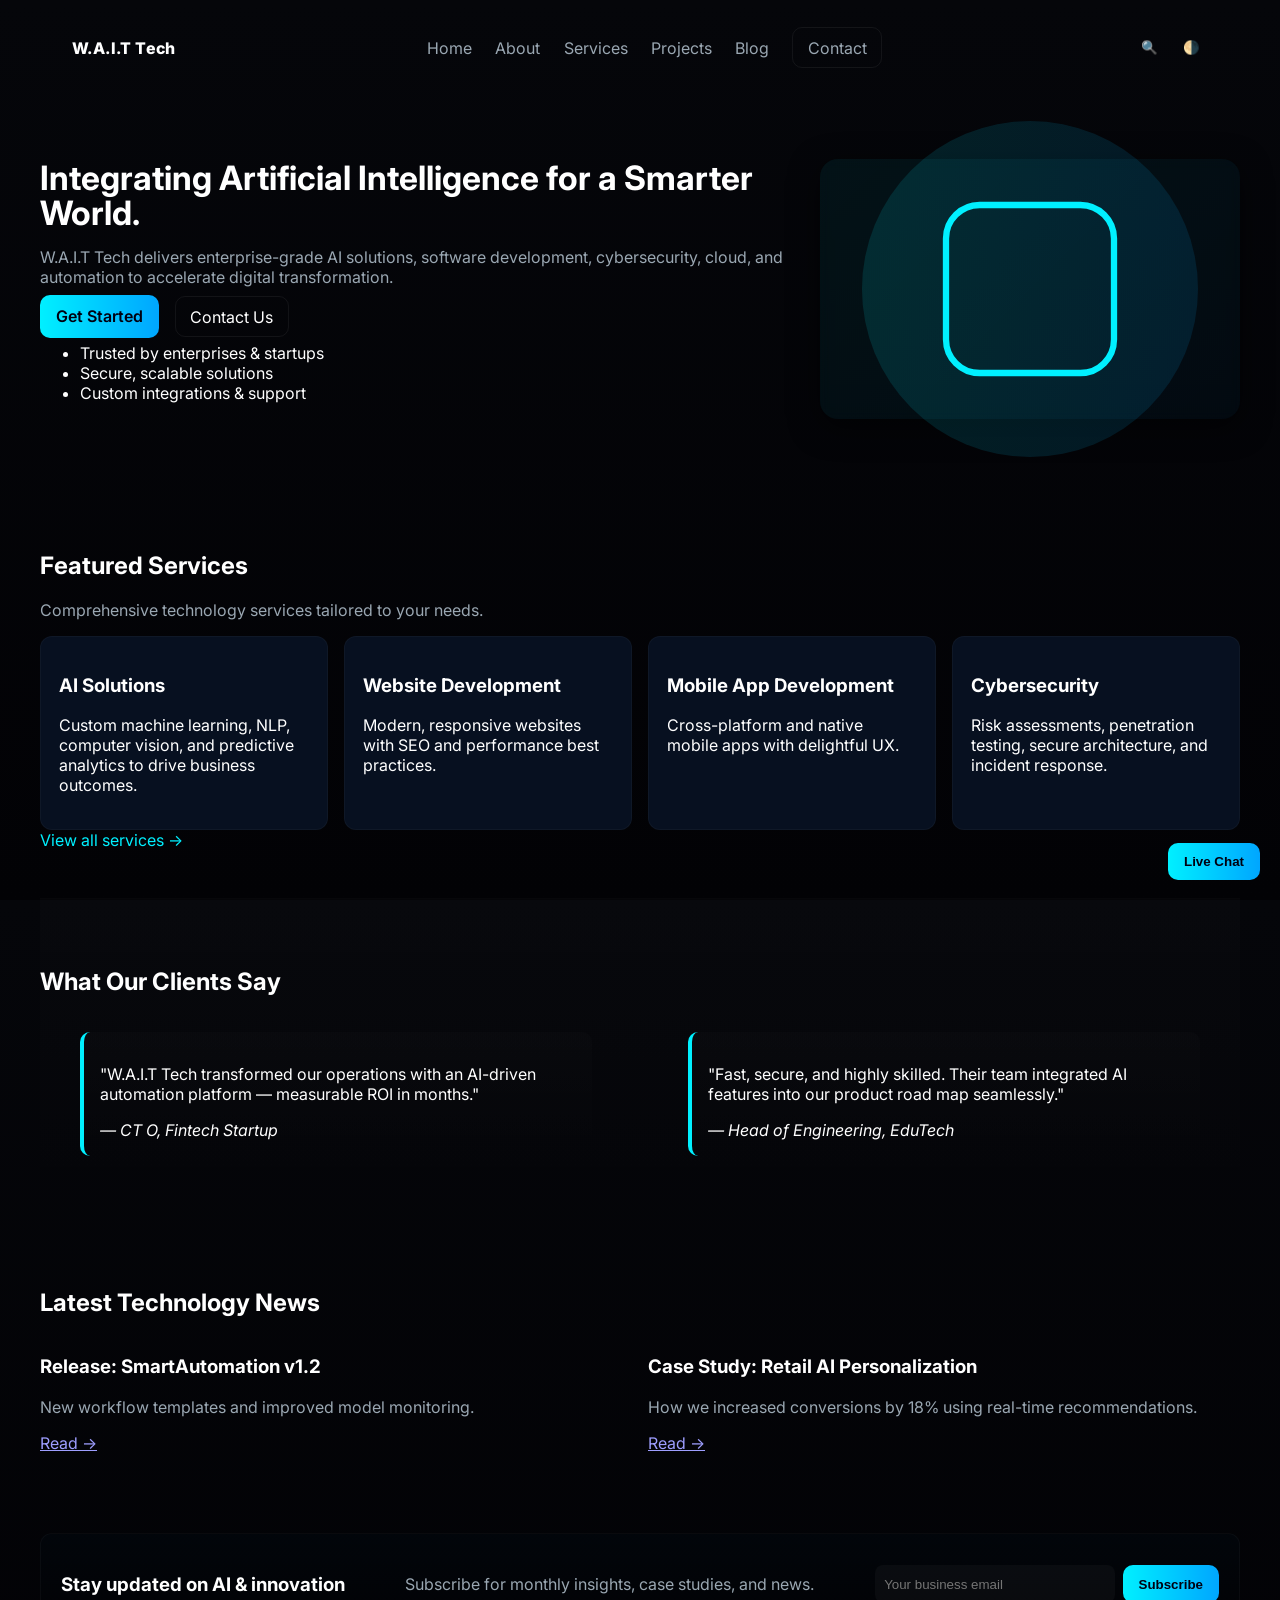
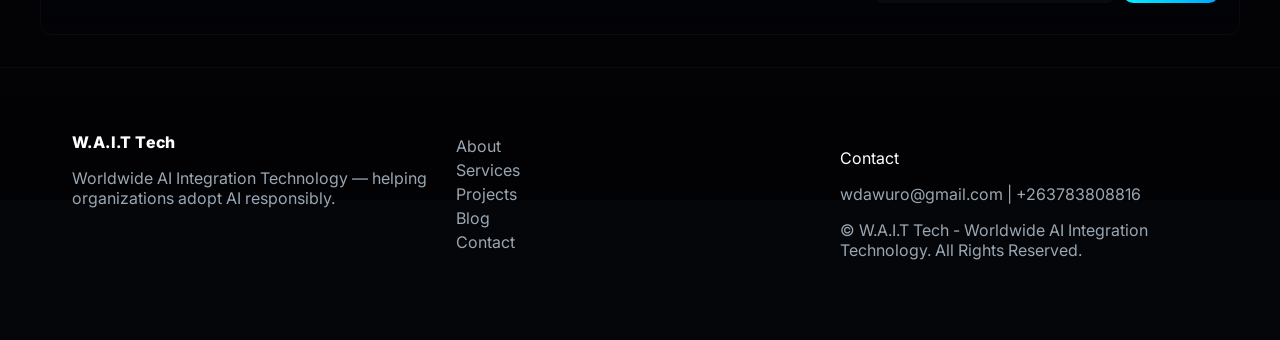
<file: docs/index.html>
<!doctype html>
<html lang="en">
<head>
  <!-- Basic SEO -->
<meta charset="UTF-8">
<meta name="viewport" content="width=device-width, initial-scale=1.0">

<title>W.A.I.T Tech | Worldwide AI Integration Technology</title>

<meta name="description" content="W.A.I.T Tech (Worldwide AI Integration Technology) builds AI-powered chatbots, websites, software solutions, automation systems, and innovative technology for businesses, schools, and individuals.">

<meta name="keywords" content="W.A.I.T Tech, Worldwide AI Integration Technology, AI, Artificial Intelligence, Nexus AI, Chatbot, OpenAI, Website Development, Software Development, Automation, Machine Learning, Zimbabwe Technology">

<meta name="author" content="W.A.I.T Tech">

<meta name="robots" content="index, follow">

<meta name="language" content="English">

<meta name="theme-color" content="#0f172a">

<link rel="canonical" href="https://Wdawuro.github.io/waittech/">

<!-- Open Graph (Facebook, LinkedIn) -->
<meta property="og:type" content="website">
<meta property="og:title" content="W.A.I.T Tech | Worldwide AI Integration Technology">
<meta property="og:description" content="Innovative AI solutions, chatbots, websites, automation, and software development by W.A.I.T Tech.">
<meta property="og:url" content="https://Wdawuro.github.io/waittech/">
<meta property="og:site_name" content="W.A.I.T Tech">

<!-- Twitter/X -->
<meta name="twitter:card" content="summary_large_image">
<meta name="twitter:title" content="W.A.I.T Tech">
<meta name="twitter:description" content="Worldwide AI Integration Technology - AI, Software Development, Websites, Automation, and Innovation.">

<!-- Favicon -->
<link rel="icon" type="image/png" href="assets/images/favicon.png">

<!-- Structured Data -->
<script type="application/ld+json">
{
  "@context":"https://schema.org",
  "@type":"Organization",
  "name":"W.A.I.T Tech",
  "alternateName":"Worldwide AI Integration Technology",
  "url":"https://Wdawuro.github.io/waittech/",
  "logo":"https://wdawuro.github.io/waittech/assets/images/logo.png",
  "description":"W.A.I.T Tech develops AI-powered chatbots, websites, automation systems, and software solutions.",
  "sameAs":[]
}
</script>
  <meta charset="utf-8" />
  <meta name="viewport" content="width=device-width,initial-scale=1" />
  <title>W.A.I.T Tech — Integrating Artificial Intelligence for a Smarter World</title>
  <meta name="description" content="W.A.I.T Tech (Worldwide AI Integration Technology) — AI solutions, software, mobile & web development, automation, cloud, and cybersecurity." />
  <link rel="preconnect" href="https://fonts.googleapis.com">
  <link href="https://fonts.googleapis.com/css2?family=Inter:wght@300;400;600;800&display=swap" rel="stylesheet">
  <link rel="stylesheet" href="assets/css/styles.css">
  <script defer src="assets/js/main.js"></script>
</head>
<body class="theme-dark">
  <header class="site-header">
    <div class="container header-inner">
      <a class="brand" href="/">W.A.I.T Tech</a>
      <nav id="main-nav" class="nav">
        <a href="index.html">Home</a>
        <a href="about.html">About</a>
        <a href="services.html">Services</a>
        <a href="projects.html">Projects</a>
        <a href="blog.html">Blog</a>
        <a href="contact.html" class="btn-outline">Contact</a>
      </nav>
      <div class="header-actions">
        <button id="search-toggle" aria-label="Search" class="icon-btn">🔍</button>
        <button id="theme-toggle" aria-label="Toggle dark mode" class="icon-btn">🌗</button>
        <button id="mobile-menu-toggle" class="icon-btn mobile-only" aria-label="Menu">☰</button>
      </div>
    </div>
  </header>

  <main>
    <!-- Hero -->
    <section class="hero container">
      <div class="hero-grid">
        <div class="hero-content">
          <h1>Integrating Artificial Intelligence for a Smarter World.</h1>
          <p class="lead">W.A.I.T Tech delivers enterprise-grade AI solutions, software development, cybersecurity, cloud, and automation to accelerate digital transformation.</p>
          <div class="hero-ctas">
            <a class="btn-primary" href="services.html">Get Started</a>
            <a class="btn-outline" href="contact.html">Contact Us</a>
          </div>
          <ul class="trust-list">
            <li>Trusted by enterprises & startups</li>
            <li>Secure, scalable solutions</li>
            <li>Custom integrations & support</li>
          </ul>
        </div>
        <div class="hero-visual" aria-hidden="true">
          <div class="ai-card">
            <svg viewBox="0 0 100 100" class="ai-graphic">
              <!-- simple abstract graphic -->
              <defs><linearGradient id="g" x1="0" x2="1"><stop offset="0" stop-color="#00f0ff"/><stop offset="1" stop-color="#00a6ff"/></linearGradient></defs>
              <circle cx="50" cy="50" r="40" fill="url(#g)" opacity="0.12" />
              <rect x="30" y="30" width="40" height="40" rx="8" fill="none" stroke="#00f0ff" stroke-width="1.5"/>
            </svg>
          </div>
        </div>
      </div>
    </section>

    <!-- Featured Services -->
    <section class="section container" id="services">
      <h2>Featured Services</h2>
      <p class="muted">Comprehensive technology services tailored to your needs.</p>
      <div class="cards-grid">
        <article class="card">
          <h3>AI Solutions</h3>
          <p>Custom machine learning, NLP, computer vision, and predictive analytics to drive business outcomes.</p>
        </article>
        <article class="card">
          <h3>Website Development</h3>
          <p>Modern, responsive websites with SEO and performance best practices.</p>
        </article>
        <article class="card">
          <h3>Mobile App Development</h3>
          <p>Cross-platform and native mobile apps with delightful UX.</p>
        </article>
        <article class="card">
          <h3>Cybersecurity</h3>
          <p>Risk assessments, penetration testing, secure architecture, and incident response.</p>
        </article>
      </div>
      <div class="center"><a href="services.html" class="btn-link">View all services →</a></div>
    </section>

    <!-- Testimonials -->
    <section class="section alt container">
      <h2>What Our Clients Say</h2>
      <div class="testimonials-grid">
        <blockquote class="testimonial">
          <p>"W.A.I.T Tech transformed our operations with an AI-driven automation platform — measurable ROI in months."</p>
          <cite>— CT O, Fintech Startup</cite>
        </blockquote>
        <blockquote class="testimonial">
          <p>"Fast, secure, and highly skilled. Their team integrated AI features into our product road map seamlessly."</p>
          <cite>— Head of Engineering, EduTech</cite>
        </blockquote>
      </div>
    </section>

    <!-- Latest News -->
    <section class="section container" id="news">
      <h2>Latest Technology News</h2>
      <div class="news-grid">
        <article class="news-card">
          <h3>Release: SmartAutomation v1.2</h3>
          <p class="muted">New workflow templates and improved model monitoring.</p>
          <a class="read-more" href="blog.html">Read →</a>
        </article>
        <article class="news-card">
          <h3>Case Study: Retail AI Personalization</h3>
          <p class="muted">How we increased conversions by 18% using real-time recommendations.</p>
          <a class="read-more" href="projects.html">Read →</a>
        </article>
      </div>
    </section>
  </main>

  <!-- Newsletter -->
  <section class="newsletter container">
    <div class="newsletter-card">
      <h3>Stay updated on AI & innovation</h3>
      <p class="muted">Subscribe for monthly insights, case studies, and news.</p>
      <form id="newsletter-form" action="#" method="post" class="form-inline">
        <input name="email" id="newsletter-email" type="email" placeholder="Your business email" required>
        <button class="btn-primary" type="submit">Subscribe</button>
      </form>
    </div>
  </section>

  <footer class="site-footer">
    <div class="container footer-grid">
      <div>
        <a class="brand" href="/">W.A.I.T Tech</a>
        <p class="muted">Worldwide AI Integration Technology — helping organizations adopt AI responsibly.</p>
      </div>
      <nav class="footer-links">
        <a href="about.html">About</a>
        <a href="services.html">Services</a>
        <a href="projects.html">Projects</a>
        <a href="blog.html">Blog</a>
        <a href="contact.html">Contact</a>
      </nav>
      <div>
        <p>Contact</p>
        <p class="muted">wdawuro@gmail.com | +263783808816</p>
        <p class="muted">© W.A.I.T Tech - Worldwide AI Integration Technology. All Rights Reserved.</p>
      </div>
    </div>
  </footer>

  <!-- Search modal -->
  <div id="search-modal" class="modal" aria-hidden="true">
    <div class="modal-content">
      <button class="modal-close" id="search-close">×</button>
      <h3>Search the site</h3>
      <input id="site-search" type="search" placeholder="Search articles, services, projects..." />
      <div id="search-results" class="search-results"></div>
    </div>
  </div>

  <!-- Live chat placeholder: replace with your provider's script (Intercom/Drift/LiveChat) -->
  <div id="live-chat" class="live-chat">
    <button id="chat-btn" class="btn-primary">Live Chat</button>
    <div id="chat-widget" class="chat-widget hidden" role="dialog" aria-hidden="true">
      <div class="chat-header">Live Support <button class="chat-close" aria-label="Close">×</button></div>
      <div class="chat-body">
        <p class="muted">Connect with our team — or use the contact form for detailed requests.</p>
      </div>
      <form id="chat-form" class="chat-form">
        <input name="name" placeholder="Your name" required />
        <input name="email" placeholder="Email" type="email" required />
        <textarea name="message" placeholder="Message"></textarea>
        <button type="submit" class="btn-primary">Start Chat</button>
      </form>
    </div>
  </div>

</body>
</html>
</file>
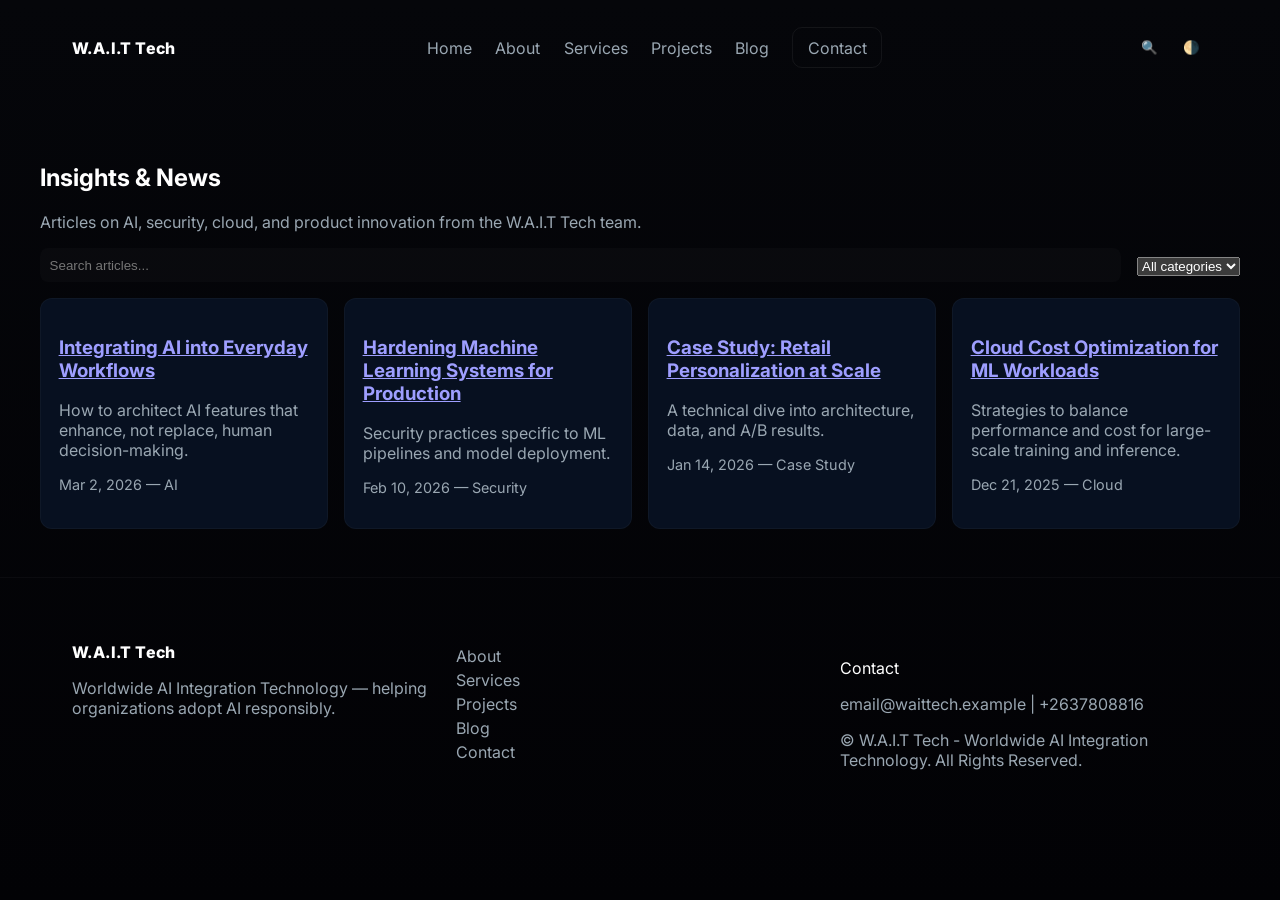
<file: docs/blog.html>
<!doctype html>
<html lang="en">
<head>
  <meta charset="utf-8" />
  <meta name="viewport" content="width=device-width,initial-scale=1" />
  <title>Blog — W.A.I.T Tech Insights</title>
  <meta name="description" content="W.A.I.T Tech blog — articles about AI, cybersecurity, cloud, and innovation." />
  <link href="https://fonts.googleapis.com/css2?family=Inter:wght@300;400;600;800&display=swap" rel="stylesheet">
  <link rel="stylesheet" href="assets/css/styles.css">
  <script defer src="assets/js/main.js"></script>
</head>
<body class="theme-dark">
  <header class="site-header">
    <div class="container header-inner">
      <a class="brand" href="index.html">W.A.I.T Tech</a>
      <nav id="main-nav" class="nav">
        <a href="index.html">Home</a>
        <a href="about.html">About</a>
        <a href="services.html">Services</a>
        <a href="projects.html">Projects</a>
        <a href="blog.html" aria-current="page">Blog</a>
        <a href="contact.html" class="btn-outline">Contact</a>
      </nav>
      <div class="header-actions">
        <button id="search-toggle" aria-label="Search" class="icon-btn">🔍</button>
        <button id="theme-toggle" aria-label="Toggle dark mode" class="icon-btn">🌗</button>
        <button id="mobile-menu-toggle" class="icon-btn mobile-only" aria-label="Menu">☰</button>
      </div>
    </div>
  </header>

  <main>
    <section class="section container">
      <h1>Insights & News</h1>
      <p class="muted">Articles on AI, security, cloud, and product innovation from the W.A.I.T Tech team.</p>

      <div style="display:flex;gap:1rem;align-items:center;flex-wrap:wrap;margin-top:1rem">
        <div style="flex:1;min-width:260px">
          <input id="blog-search" type="search" placeholder="Search articles..." style="width:100%;padding:0.6rem;border-radius:8px;border:none;background:rgba(255,255,255,0.02);color:var(--white)">
        </div>
        <div>
          <select id="blog-category">
            <option value="all">All categories</option>
            <option value="ai">AI</option>
            <option value="security">Security</option>
            <option value="cloud">Cloud</option>
            <option value="case-study">Case Study</option>
          </select>
        </div>
      </div>

      <div id="posts-grid" class="cards-grid" style="margin-top:1rem">
        <article class="card post" data-category="ai">
          <h3><a href="blog/ai-future-of-work.html">Integrating AI into Everyday Workflows</a></h3>
          <p class="muted">How to architect AI features that enhance, not replace, human decision-making.</p>
          <p class="muted" style="font-size:0.9rem">Mar 2, 2026 — AI</p>
        </article>

        <article class="card post" data-category="security">
          <h3><a href="blog/hardening-ml-systems.html">Hardening Machine Learning Systems for Production</a></h3>
          <p class="muted">Security practices specific to ML pipelines and model deployment.</p>
          <p class="muted" style="font-size:0.9rem">Feb 10, 2026 — Security</p>
        </article>

        <article class="card post" data-category="case-study">
          <h3><a href="blog/retail-case-study.html">Case Study: Retail Personalization at Scale</a></h3>
          <p class="muted">A technical dive into architecture, data, and A/B results.</p>
          <p class="muted" style="font-size:0.9rem">Jan 14, 2026 — Case Study</p>
        </article>

        <article class="card post" data-category="cloud">
          <h3><a href="blog/cloud-cost-optimization.html">Cloud Cost Optimization for ML Workloads</a></h3>
          <p class="muted">Strategies to balance performance and cost for large-scale training and inference.</p>
          <p class="muted" style="font-size:0.9rem">Dec 21, 2025 — Cloud</p>
        </article>
      </div>
    </section>
  </main>

  <footer class="site-footer">
    <div class="container footer-grid">
      <div>
        <a class="brand" href="index.html">W.A.I.T Tech</a>
        <p class="muted">Worldwide AI Integration Technology — helping organizations adopt AI responsibly.</p>
      </div>
      <nav class="footer-links">
        <a href="about.html">About</a>
        <a href="services.html">Services</a>
        <a href="projects.html">Projects</a>
        <a href="blog.html">Blog</a>
        <a href="contact.html">Contact</a>
      </nav>
      <div>
        <p>Contact</p>
        <p class="muted">email@waittech.example | +2637808816 </p>
        <p class="muted">© W.A.I.T Tech - Worldwide AI Integration Technology. All Rights Reserved.</p>
      </div>
    </div>
  </footer>

  <script>
    // Client-side blog search + category filter
    document.addEventListener('DOMContentLoaded', () => {
      const posts = Array.from(document.querySelectorAll('.post'));
      const search = document.getElementById('blog-search');
      const cat = document.getElementById('blog-category');

      function applyFilters() {
        const q = (search?.value || '').toLowerCase().trim();
        const c = cat?.value || 'all';
        posts.forEach(p => {
          const title = (p.textContent || '').toLowerCase();
          const category = p.getAttribute('data-category') || '';
          const matchesQuery = q === '' || title.includes(q);
          const matchesCat = c === 'all' || category === c;
          p.style.display = (matchesQuery && matchesCat) ? '' : 'none';
        });
      }

      search?.addEventListener('input', applyFilters);
      cat?.addEventListener('change', applyFilters);
    });
  </script>
</body>
</html>
</file>
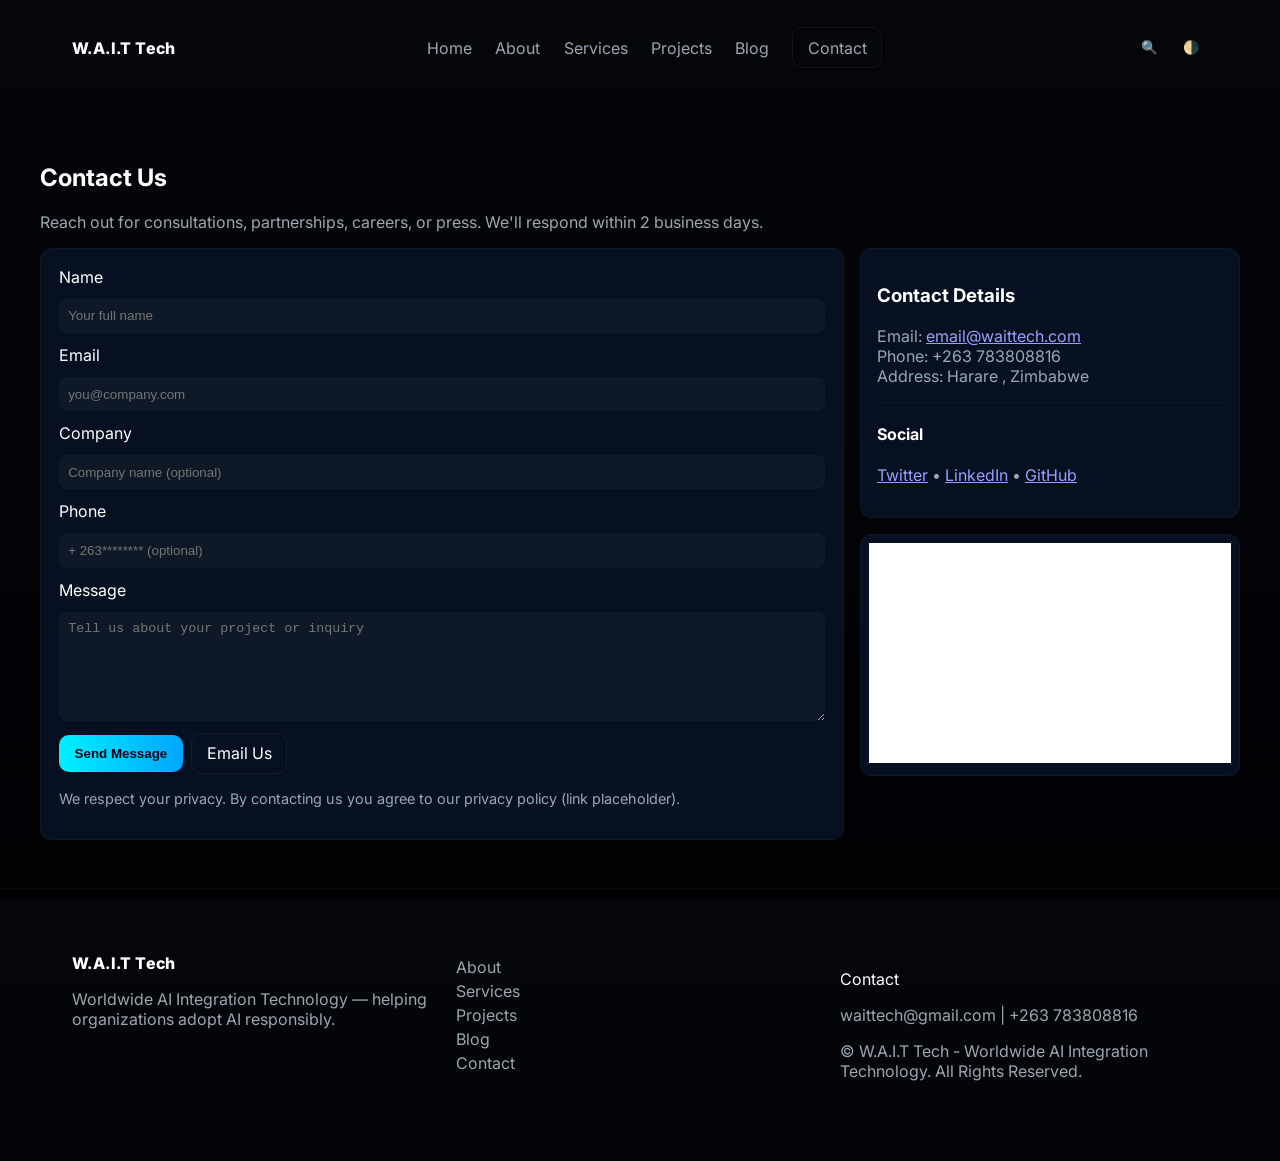
<file: docs/contact.html>
<!doctype html>
<html lang="en">
<head>
  <meta charset="utf-8" />
  <meta name="viewport" content="width=device-width,initial-scale=1" />
  <title>Contact — W.A.I.T Tech</title>
  <meta name="description" content="Contact W.A.I.T Tech — request a consultation, sales, careers, or press inquiries." />
  <link href="https://fonts.googleapis.com/css2?family=Inter:wght@300;400;600;800&display=swap" rel="stylesheet">
  <link rel="stylesheet" href="assets/css/styles.css">
  <script defer src="assets/js/main.js"></script>
</head>
<body class="theme-dark">
  <header class="site-header">
    <div class="container header-inner">
      <a class="brand" href="index.html">W.A.I.T Tech</a>
      <nav id="main-nav" class="nav">
        <a href="index.html">Home</a>
        <a href="about.html">About</a>
        <a href="services.html">Services</a>
        <a href="projects.html">Projects</a>
        <a href="blog.html">Blog</a>
        <a href="contact.html" aria-current="page" class="btn-outline">Contact</a>
      </nav>
      <div class="header-actions">
        <button id="search-toggle" aria-label="Search" class="icon-btn">🔍</button>
        <button id="theme-toggle" aria-label="Toggle dark mode" class="icon-btn">🌗</button>
        <button id="mobile-menu-toggle" class="icon-btn mobile-only" aria-label="Menu">☰</button>
      </div>
    </div>
  </header>

  <main>
    <section class="section container">
      <h1>Contact Us</h1>
      <p class="muted">Reach out for consultations, partnerships, careers, or press. We'll respond within 2 business days.</p>

      <div style="display:grid;grid-template-columns:1fr 380px;gap:1rem;margin-top:1rem;align-items:start">
        <div>
          <form id="contact-form" class="card" style="display:flex;flex-direction:column;gap:0.75rem">
            <label for="c-name">Name</label>
            <input id="c-name" name="name" required placeholder="Your full name" style="padding:0.6rem;border-radius:8px;border:none;background:var(--glass);color:var(--white)">

            <label for="c-email">Email</label>
            <input id="c-email" name="email" type="email" required placeholder="you@company.com" style="padding:0.6rem;border-radius:8px;border:none;background:var(--glass);color:var(--white)">

            <label for="c-company">Company</label>
            <input id="c-company" name="company" placeholder="Company name (optional)" style="padding:0.6rem;border-radius:8px;border:none;background:var(--glass);color:var(--white)">

            <label for="c-phone">Phone</label>
            <input id="c-phone" name="phone" placeholder="+ 263******** (optional)" style="padding:0.6rem;border-radius:8px;border:none;background:var(--glass);color:var(--white)">

            <label for="c-message">Message</label>
            <textarea id="c-message" name="message" rows="6" required placeholder="Tell us about your project or inquiry" style="padding:0.6rem;border-radius:8px;border:none;background:var(--glass);color:var(--white)"></textarea>

            <div style="display:flex;gap:0.5rem;align-items:center">
              <button class="btn-primary" type="submit">Send Message</button>
              <a class="btn-outline" href="mailto:wdawuro@gmail.com">Email Us</a>
            </div>

            <p class="muted" style="font-size:0.9rem;margin-top:0.25rem">We respect your privacy. By contacting us you agree to our privacy policy (link placeholder).</p>
          </form>
        </div>

        <aside>
          <div class="card" style="padding:1rem">
            <h3>Contact Details</h3>
            <p class="muted" style="margin-top:0.5rem">
              Email: <a href="mailto:wadawuro@gmsil.com">email@waittech.com</a><br>
              Phone: +263 783808816<br>
              Address: Harare , Zimbabwe
            </p>
            <hr style="border:none;border-top:1px solid rgba(255,255,255,0.03);margin:1rem 0">
            <h4>Social</h4>
            <p class="muted"><a href="#" aria-label="Twitter">Twitter</a> • <a href="#" aria-label="LinkedIn">LinkedIn</a> • <a href="#" aria-label="GitHub">GitHub</a></p>
          </div>

          <div class="card" style="margin-top:1rem;padding:0.5rem;overflow:hidden">
            <iframe
              title="W.A.I.T Tech location"
              src="https://www.google.com/maps?q=Placeholder+City+Address&output=embed"
              width="100%" height="220" style="border:0" loading="lazy" referrerpolicy="no-referrer-when-downgrade"></iframe>
          </div>
        </aside>
      </div>
    </section>
  </main>

  <footer class="site-footer">
    <div class="container footer-grid">
      <div>
        <a class="brand" href="index.html">W.A.I.T Tech</a>
        <p class="muted">Worldwide AI Integration Technology — helping organizations adopt AI responsibly.</p>
      </div>
      <nav class="footer-links">
        <a href="about.html">About</a>
        <a href="services.html">Services</a>
        <a href="projects.html">Projects</a>
        <a href="blog.html">Blog</a>
        <a href="contact.html">Contact</a>
      </nav>
      <div>
        <p>Contact</p>
        <p class="muted">waittech@gmail.com | +263 783808816</p>
        <p class="muted">© W.A.I.T Tech - Worldwide AI Integration Technology. All Rights Reserved.</p>
      </div>
    </div>
  </footer>

  <script>
    // Simple contact form placeholder handler (replace with backend integration)
    document.addEventListener('DOMContentLoaded', () => {
      const form = document.getElementById('contact-form');
      form?.addEventListener('submit', (e) => {
        e.preventDefault();
        const name = document.getElementById('c-name').value.trim();
        const email = document.getElementById('c-email').value.trim();
        const message = document.getElementById('c-message').value.trim();
        if(!name || !email || !message) { alert('Please fill in name, email, and message.'); return; }
        // TODO: POST to your server or 3rd-party form provider here.
        alert('Thanks, ' + (name.split(' ')[0] || '') + '! Your message has been received. We will contact you shortly.');
        form.reset();
      });
    });
  </script>
</body>
</html>
</file>
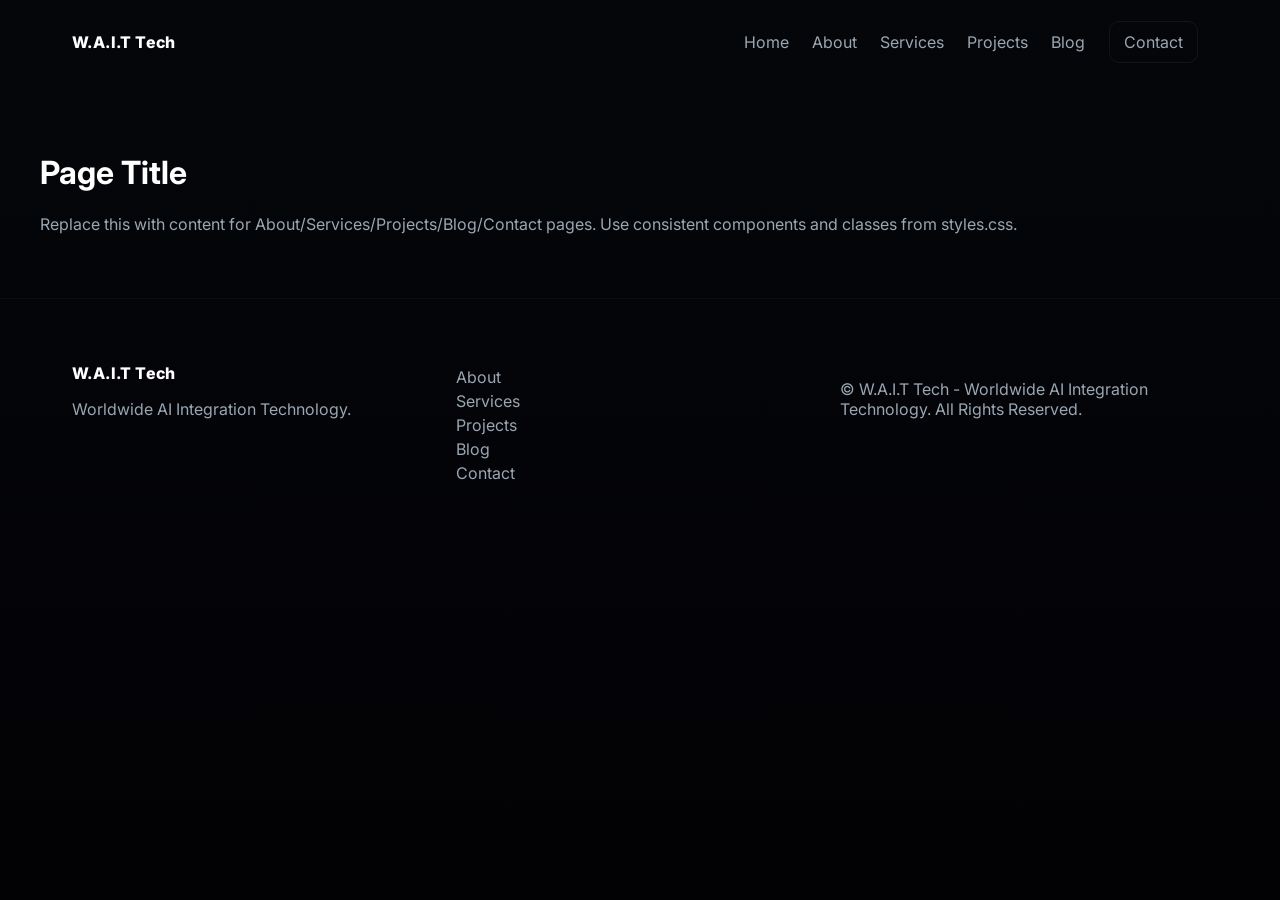
<file: docs/page-tamplate.html>
<!doctype html>
<html lang="en">
<head>
  <meta charset="utf-8" />
  <meta name="viewport" content="width=device-width,initial-scale=1" />
  <title>Page — W.A.I.T Tech</title>
  <meta name="description" content="W.A.I.T Tech page" />
  <link href="https://fonts.googleapis.com/css2?family=Inter:wght@300;400;600;800&display=swap" rel="stylesheet">
  <link rel="stylesheet" href="assets/css/styles.css">
  <script defer src="assets/js/main.js"></script>
</head>
<body class="theme-dark">
  <!-- reuse the header/footer from index or include server-side -->
  <header class="site-header">
    <div class="container header-inner">
      <a class="brand" href="/">W.A.I.T Tech</a>
      <nav id="main-nav" class="nav">
        <a href="index.html">Home</a>
        <a href="about.html">About</a>
        <a href="services.html">Services</a>
        <a href="projects.html">Projects</a>
        <a href="blog.html">Blog</a>
        <a href="contact.html" class="btn-outline">Contact</a>
      </nav>
    </div>
  </header>

  <main class="container section">
    <h1>Page Title</h1>
    <p class="muted">Replace this with content for About/Services/Projects/Blog/Contact pages. Use consistent components and classes from styles.css.</p>
  </main>

  <footer class="site-footer">
    <div class="container footer-grid">
      <div>
        <a class="brand" href="/">W.A.I.T Tech</a>
        <p class="muted">Worldwide AI Integration Technology.</p>
      </div>
      <nav class="footer-links">
        <a href="about.html">About</a>
        <a href="services.html">Services</a>
        <a href="projects.html">Projects</a>
        <a href="blog.html">Blog</a>
        <a href="contact.html">Contact</a>
      </nav>
      <div>
        <p class="muted">© W.A.I.T Tech - Worldwide AI Integration Technology. All Rights Reserved.</p>
      </div>
    </div>
  </footer>
</body>
</html>
</file>
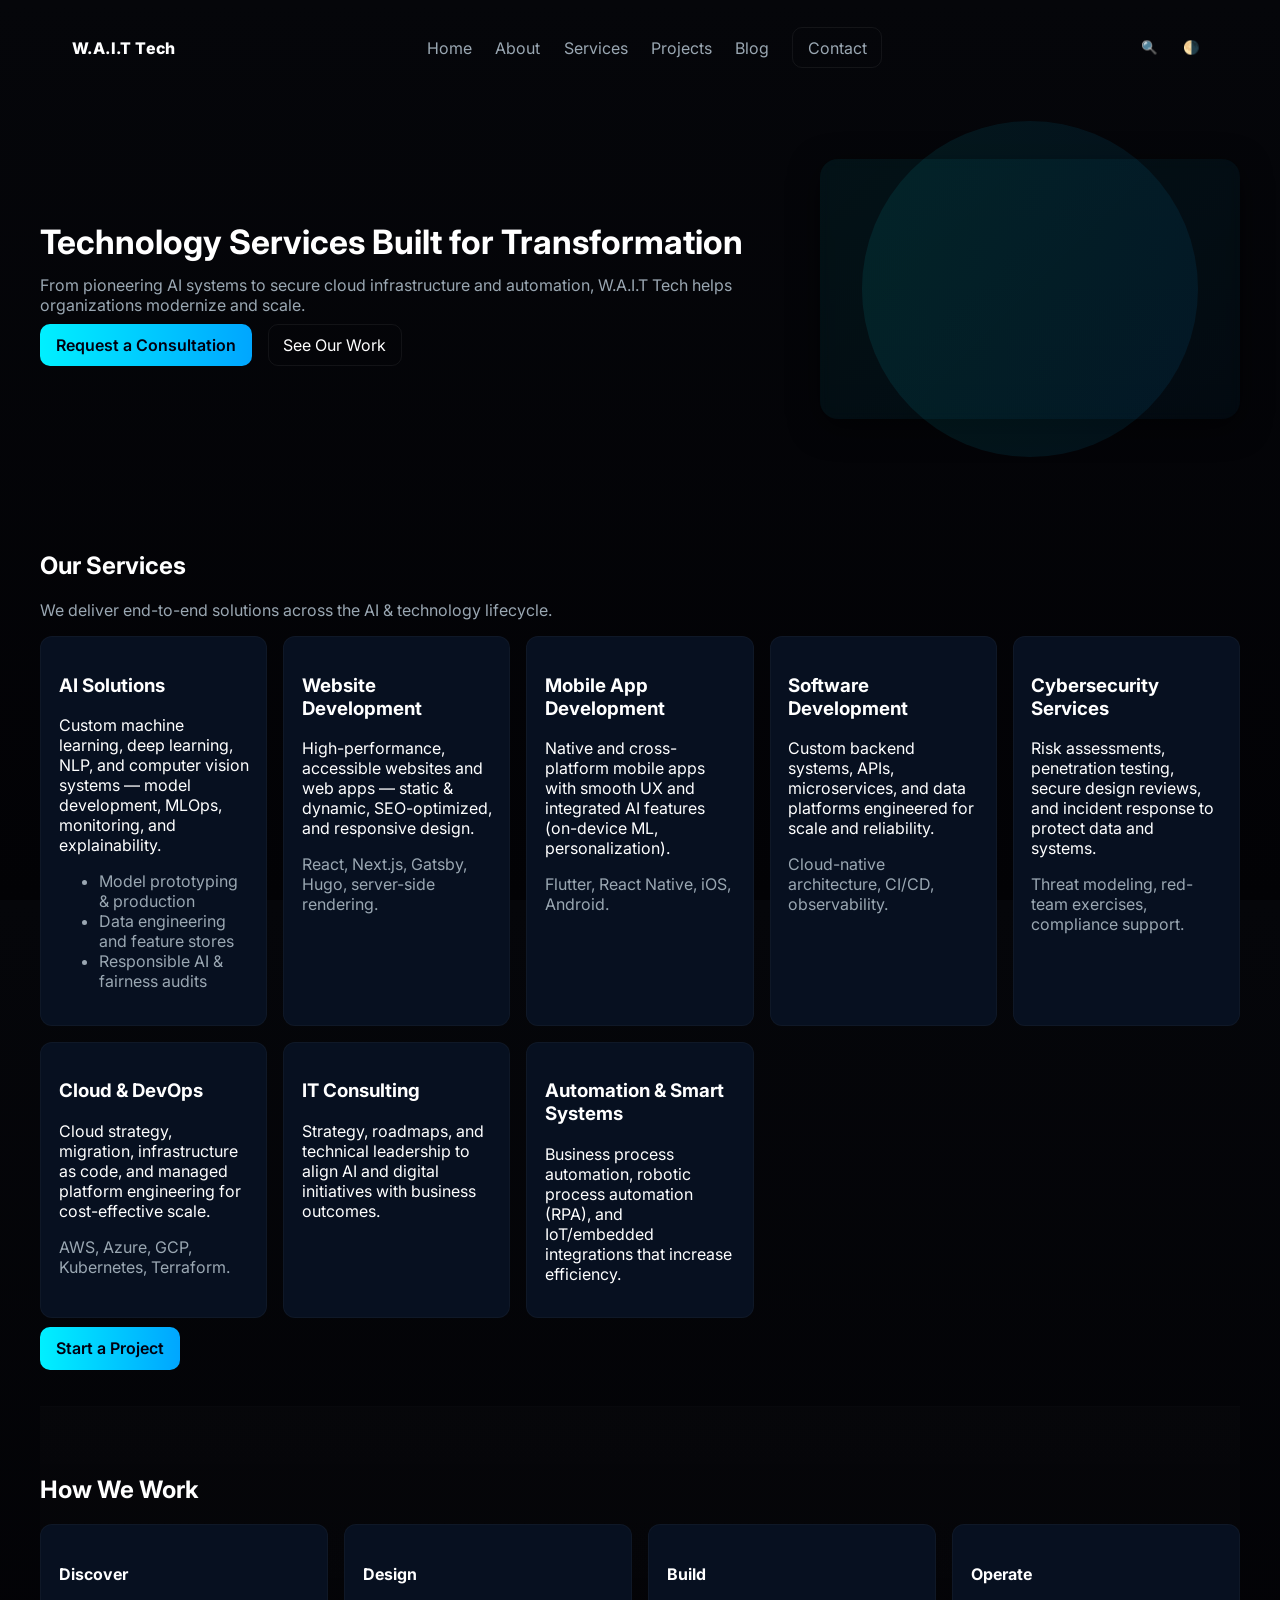
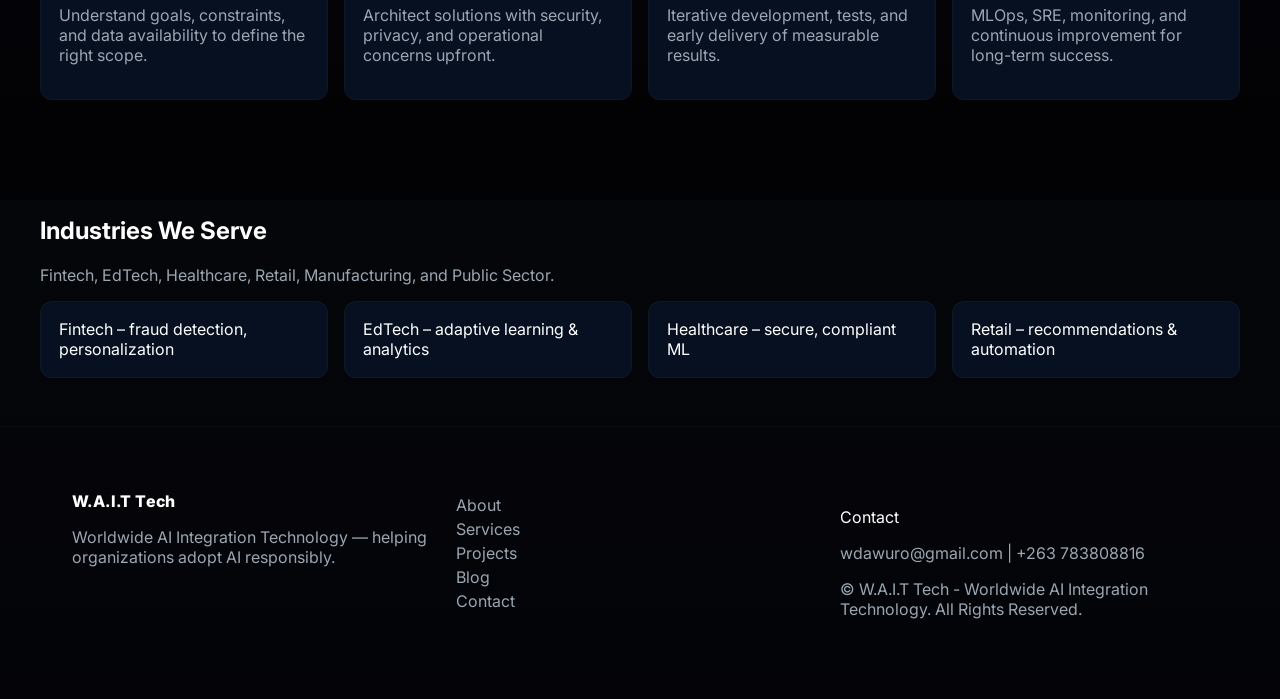
<file: docs/services.html>
<!doctype html>
<html lang="en">
<head>
  <meta charset="utf-8" />
  <meta name="viewport" content="width=device-width,initial-scale=1" />
  <title>Services — W.A.I.T Tech</title>
  <meta name="description" content="W.A.I.T Tech Services — AI, Web, Mobile, Cloud, Cybersecurity, Automation, and Consulting." />
  <link href="https://fonts.googleapis.com/css2?family=Inter:wght@300;400;600;800&display=swap" rel="stylesheet">
  <link rel="stylesheet" href="assets/css/styles.css">
  <script defer src="assets/js/main.js"></script>
</head>
<body class="theme-dark">
  <header class="site-header">
    <div class="container header-inner">
      <a class="brand" href="index.html">W.A.I.T Tech</a>
      <nav id="main-nav" class="nav">
        <a href="index.html">Home</a>
        <a href="about.html">About</a>
        <a href="services.html" aria-current="page">Services</a>
        <a href="projects.html">Projects</a>
        <a href="blog.html">Blog</a>
        <a href="contact.html" class="btn-outline">Contact</a>
      </nav>
      <div class="header-actions">
        <button id="search-toggle" aria-label="Search" class="icon-btn">🔍</button>
        <button id="theme-toggle" aria-label="Toggle dark mode" class="icon-btn">🌗</button>
        <button id="mobile-menu-toggle" class="icon-btn mobile-only" aria-label="Menu">☰</button>
      </div>
    </div>
  </header>

  <main>
    <section class="hero container">
      <div class="hero-grid">
        <div class="hero-content">
          <h1>Technology Services Built for Transformation</h1>
          <p class="lead">From pioneering AI systems to secure cloud infrastructure and automation, W.A.I.T Tech helps organizations modernize and scale.</p>
          <div class="hero-ctas">
            <a class="btn-primary" href="contact.html">Request a Consultation</a>
            <a class="btn-outline" href="projects.html">See Our Work</a>
          </div>
        </div>
        <div class="hero-visual" aria-hidden="true">
          <div class="ai-card">
            <!-- decorative -->
            <svg viewBox="0 0 100 100" class="ai-graphic" aria-hidden="true"><defs><linearGradient id="g2" x1="0" x2="1"><stop offset="0" stop-color="#00f0ff"/><stop offset="1" stop-color="#00a6ff"/></linearGradient></defs><circle cx="50" cy="50" r="40" fill="url(#g2)" opacity="0.08"/></svg>
          </div>
        </div>
      </div>
    </section>

    <section class="section container" id="services-list">
      <h2>Our Services</h2>
      <p class="muted">We deliver end-to-end solutions across the AI & technology lifecycle.</p>

      <div class="cards-grid" style="margin-top:1rem">
        <article class="card" id="service-ai">
          <h3>AI Solutions</h3>
          <p>Custom machine learning, deep learning, NLP, and computer vision systems — model development, MLOps, monitoring, and explainability.</p>
          <ul class="muted">
            <li>Model prototyping & production</li>
            <li>Data engineering and feature stores</li>
            <li>Responsible AI & fairness audits</li>
          </ul>
        </article>

        <article class="card" id="service-web">
          <h3>Website Development</h3>
          <p>High-performance, accessible websites and web apps — static & dynamic, SEO-optimized, and responsive design.</p>
          <p class="muted">React, Next.js, Gatsby, Hugo, server-side rendering.</p>
        </article>

        <article class="card" id="service-mobile">
          <h3>Mobile App Development</h3>
          <p>Native and cross-platform mobile apps with smooth UX and integrated AI features (on-device ML, personalization).</p>
          <p class="muted">Flutter, React Native, iOS, Android.</p>
        </article>

        <article class="card" id="service-software">
          <h3>Software Development</h3>
          <p>Custom backend systems, APIs, microservices, and data platforms engineered for scale and reliability.</p>
          <p class="muted">Cloud-native architecture, CI/CD, observability.</p>
        </article>

        <article class="card" id="service-security">
          <h3>Cybersecurity Services</h3>
          <p>Risk assessments, penetration testing, secure design reviews, and incident response to protect data and systems.</p>
          <p class="muted">Threat modeling, red-team exercises, compliance support.</p>
        </article>

        <article class="card" id="service-cloud">
          <h3>Cloud & DevOps</h3>
          <p>Cloud strategy, migration, infrastructure as code, and managed platform engineering for cost-effective scale.</p>
          <p class="muted">AWS, Azure, GCP, Kubernetes, Terraform.</p>
        </article>

        <article class="card" id="service-consulting">
          <h3>IT Consulting</h3>
          <p>Strategy, roadmaps, and technical leadership to align AI and digital initiatives with business outcomes.</p>
        </article>

        <article class="card" id="service-automation">
          <h3>Automation & Smart Systems</h3>
          <p>Business process automation, robotic process automation (RPA), and IoT/embedded integrations that increase efficiency.</p>
        </article>
      </div>

      <div class="center" style="margin-top:1.25rem">
        <a class="btn-primary" href="contact.html">Start a Project</a>
      </div>
    </section>

    <section class="section container alt" id="process">
      <h2>How We Work</h2>
      <div style="display:grid;grid-template-columns:repeat(auto-fit,minmax(220px,1fr));gap:1rem;margin-top:1rem">
        <div class="card">
          <h4>Discover</h4>
          <p class="muted">Understand goals, constraints, and data availability to define the right scope.</p>
        </div>
        <div class="card">
          <h4>Design</h4>
          <p class="muted">Architect solutions with security, privacy, and operational concerns upfront.</p>
        </div>
        <div class="card">
          <h4>Build</h4>
          <p class="muted">Iterative development, tests, and early delivery of measurable results.</p>
        </div>
        <div class="card">
          <h4>Operate</h4>
          <p class="muted">MLOps, SRE, monitoring, and continuous improvement for long-term success.</p>
        </div>
      </div>
    </section>

    <section class="section container">
      <h2>Industries We Serve</h2>
      <p class="muted">Fintech, EdTech, Healthcare, Retail, Manufacturing, and Public Sector.</p>
      <div style="margin-top:1rem" class="cards-grid">
        <div class="card">Fintech – fraud detection, personalization</div>
        <div class="card">EdTech – adaptive learning & analytics</div>
        <div class="card">Healthcare – secure, compliant ML</div>
        <div class="card">Retail – recommendations & automation</div>
      </div>
    </section>
  </main>

  <footer class="site-footer">
    <div class="container footer-grid">
      <div>
        <a class="brand" href="index.html">W.A.I.T Tech</a>
        <p class="muted">Worldwide AI Integration Technology — helping organizations adopt AI responsibly.</p>
      </div>
      <nav class="footer-links">
        <a href="about.html">About</a>
        <a href="services.html">Services</a>
        <a href="projects.html">Projects</a>
        <a href="blog.html">Blog</a>
        <a href="contact.html">Contact</a>
      </nav>
      <div>
        <p>Contact</p>
        <p class="muted">wdawuro@gmail.com | +263 783808816</p>
        <p class="muted">© W.A.I.T Tech - Worldwide AI Integration Technology. All Rights Reserved.</p>
      </div>
    </div>
  </footer>
</body>
</html>
</file>
<file: docs/assets/css/styles.css>
:root{
  --bg:#05060a;
  --panel:#071020;
  --muted:#9aa7b2;
  --accent-cyan:#00f0ff;
  --accent-blue:#00a6ff;
  --white:#ffffff;
  --glass:rgba(255,255,255,0.03);
  --radius:12px;
  --max-width:1200px;
  font-family: "Inter", system-ui, -apple-system, "Segoe UI", Roboto, "Helvetica Neue", Arial;
  color-scheme: dark;
}
*{box-sizing:border-box}
html,body{height:100%}
body{margin:0;background:linear-gradient(180deg,var(--bg),#020205);color:var(--white);-webkit-font-smoothing:antialiased}
.container{max-width:var(--max-width);margin:0 auto;padding:2rem}
.header-inner{display:flex;align-items:center;justify-content:space-between;gap:1rem}
.brand{font-weight:800;color:var(--white);text-decoration:none;letter-spacing:0.4px}
.nav a{margin:0 0.6rem;color:var(--muted);text-decoration:none}
.header-actions{display:flex;gap:0.5rem;align-items:center}
.icon-btn{background:transparent;border:1px solid transparent;color:var(--muted);padding:0.45rem;border-radius:8px;cursor:pointer}
.icon-btn:hover{color:var(--white);transform:translateY(-1px)}
.mobile-only{display:none}

/* Hero */
.hero{padding:4rem 0}
.hero-grid{display:grid;grid-template-columns:1fr 420px;gap:2rem;align-items:center}
.hero-content h1{font-size:2.1rem;line-height:1.05;margin:0 0 1rem}
.lead{color:var(--muted);margin-bottom:1.25rem}
.hero-ctas .btn-primary{margin-right:0.75rem}
.hero-visual .ai-card{height:260px;border-radius:18px;background:linear-gradient(135deg,rgba(0,240,255,0.06),rgba(0,166,255,0.04));display:flex;align-items:center;justify-content:center;backdrop-filter:blur(6px);box-shadow:0 8px 30px rgba(0,0,0,0.6)}

/* Buttons */
.btn-primary{background:linear-gradient(90deg,var(--accent-cyan),var(--accent-blue));color:#001; padding:0.7rem 1rem;border-radius:10px;border:none;text-decoration:none;font-weight:600;cursor:pointer}
.btn-outline{background:transparent;border:1px solid rgba(255,255,255,0.06);padding:0.6rem 0.9rem;border-radius:10px;color:var(--white);text-decoration:none}
.btn-link{color:var(--accent-cyan);text-decoration:none}

/* Cards & sections */
.section{padding:3rem 0}
.alt{background:linear-gradient(180deg,rgba(255,255,255,0.01),transparent);border-top:1px solid rgba(255,255,255,0.02)}
.cards-grid{display:grid;grid-template-columns:repeat(auto-fit,minmax(220px,1fr));gap:1rem;margin-top:1rem}
.card{background:var(--panel);padding:1.1rem;border-radius:12px;border:1px solid rgba(255,255,255,0.03)}
.testimonials-grid{display:grid;grid-template-columns:1fr 1fr;gap:1rem}
.testimonial{background:linear-gradient(180deg,rgba(255,255,255,0.01),transparent);padding:1rem;border-radius:10px;border-left:4px solid var(--accent-cyan)}
.muted{color:var(--muted)}

/* News & footer */
.news-grid{display:grid;grid-template-columns:1fr 1fr;gap:1rem}
.site-footer{padding:2rem 0;border-top:1px solid rgba(255,255,255,0.03)}
.footer-grid{display:grid;grid-template-columns:1fr 1fr 1fr;gap:1rem;align-items:start}
.footer-links a{display:block;color:var(--muted);text-decoration:none;margin:0.25rem 0}

/* Newsletter */
.newsletter{padding:2rem 0}
.newsletter-card{background:linear-gradient(180deg,rgba(0,166,255,0.02),transparent);padding:1.25rem;border-radius:12px;border:1px solid rgba(255,255,255,0.03);display:flex;gap:1rem;align-items:center;justify-content:space-between}
.form-inline{display:flex;gap:0.5rem}
.form-inline input[type="email"]{padding:0.6rem;border-radius:8px;border:none;background:var(--glass);color:var(--white);min-width:240px}

/* Modal */
.modal{position:fixed;inset:0;display:flex;align-items:center;justify-content:center;background:rgba(2,6,12,0.6);opacity:0;pointer-events:none;transition:all .18s}
.modal .modal-content{background:var(--panel);padding:1rem;border-radius:12px;min-width:320px;max-width:720px;border:1px solid rgba(255,255,255,0.03)}
.modal[aria-hidden="false"]{opacity:1;pointer-events:auto}

/* Live chat */
.live-chat{position:fixed;right:20px;bottom:20px;z-index:50}
.chat-widget{width:320px;background:var(--panel);border-radius:12px;overflow:hidden;border:1px solid rgba(255,255,255,0.03)}
.hidden{display:none}

/* Responsive */
@media(max-width:900px){
  .hero-grid{grid-template-columns:1fr}
  .mobile-only{display:inline-block}
  .nav{display:none}
  .footer-grid{grid-template-columns:1fr}
  .testimonials-grid{grid-template-columns:1fr}
  .news-grid{grid-template-columns:1fr}
}

/* small animations */
.card, .testimonial, .news-card{transition:transform .18s, box-shadow .18s}
.card:hover, .testimonial:hover{transform:translateY(-6px);box-shadow:0 10px 30px rgba(0,0,0,0.6)}

/* accessibility helpers */
a:focus,button:focus,input:focus{outline:2px solid rgba(0,240,255,0.12);outline-offset:3px}
</file>
